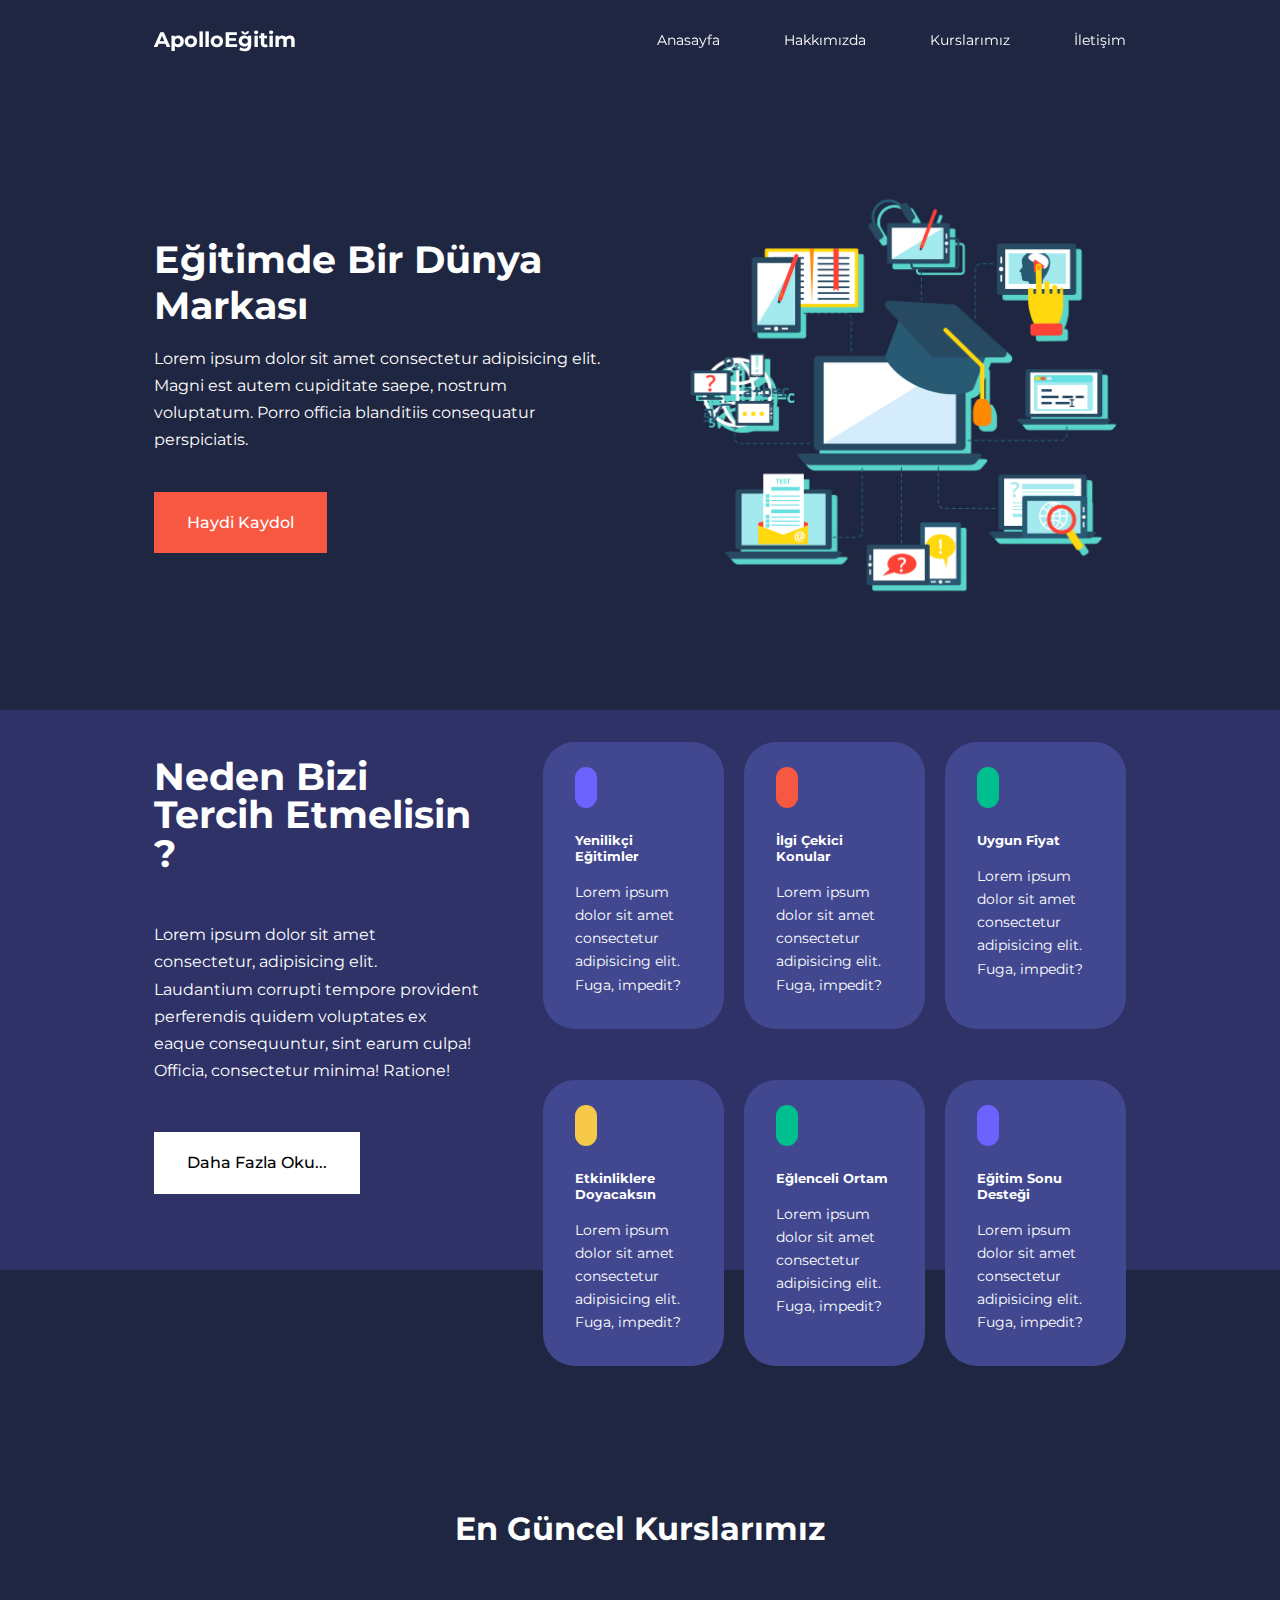
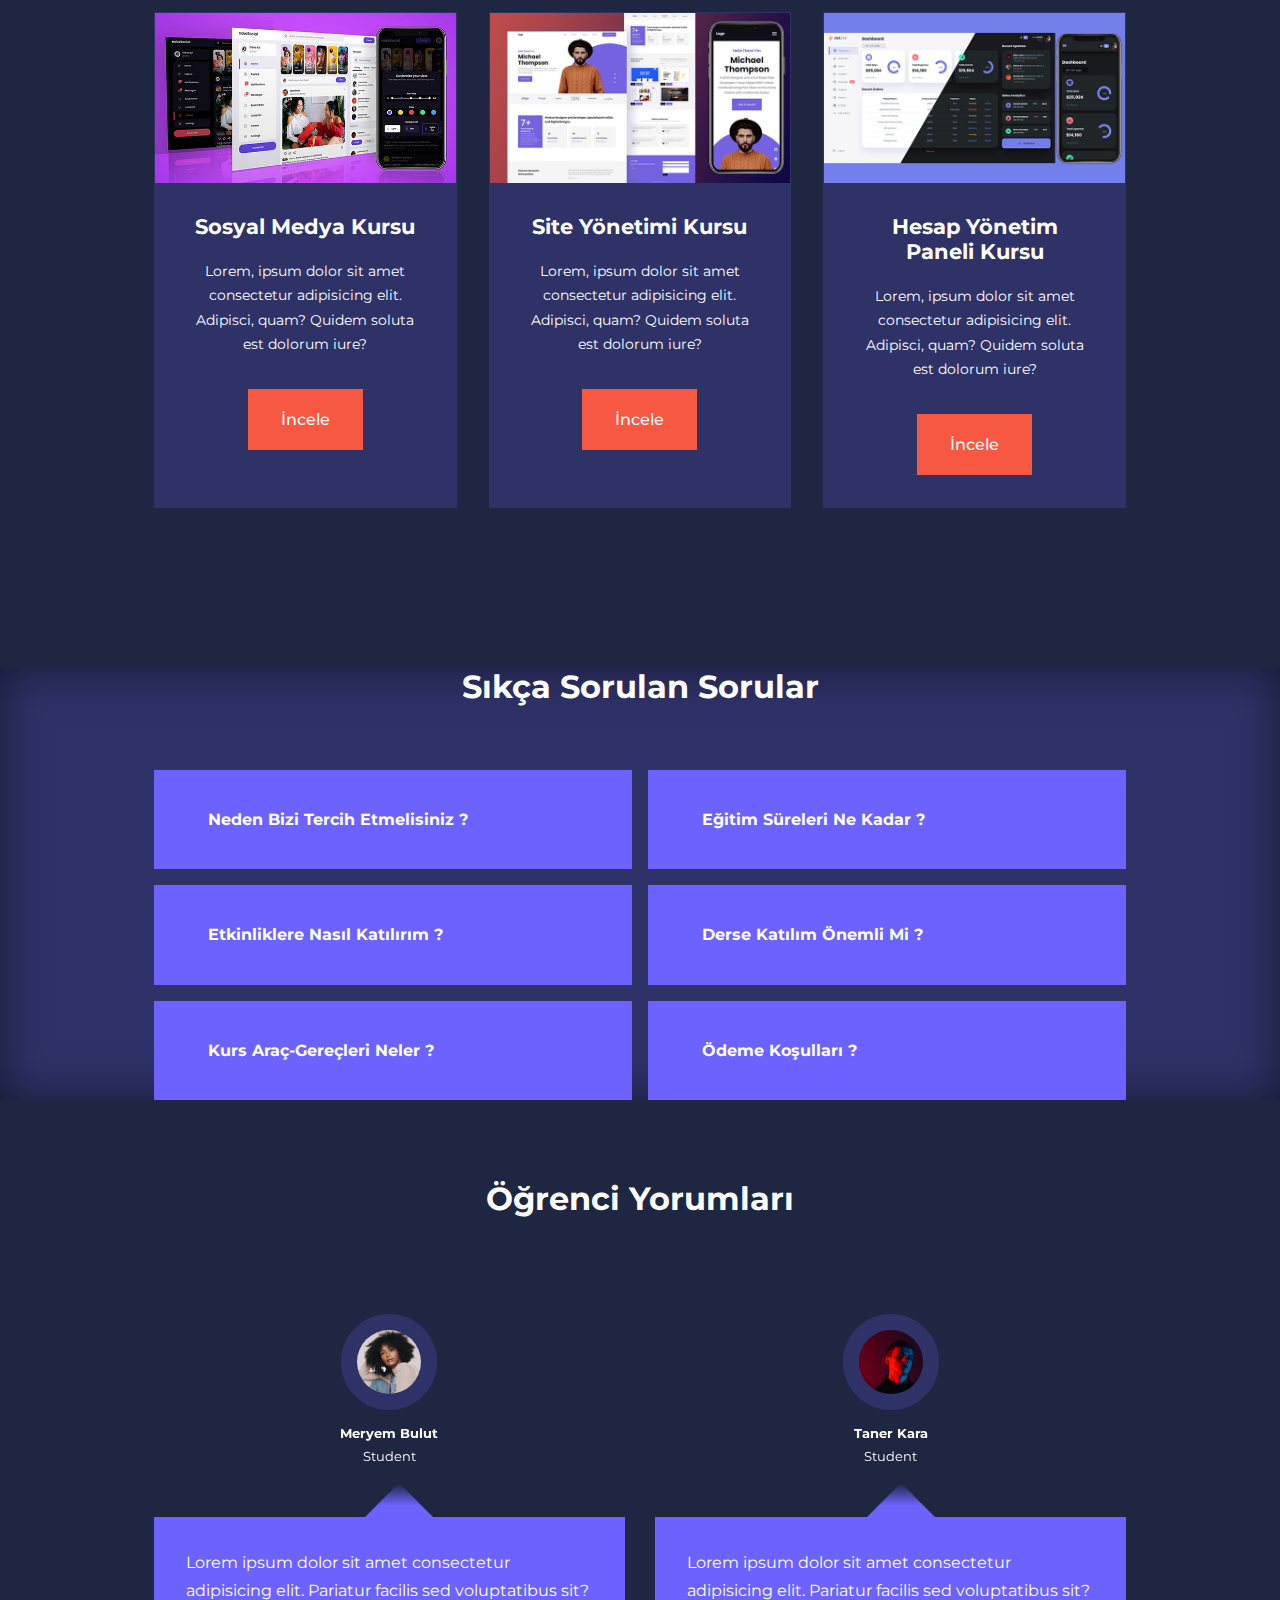
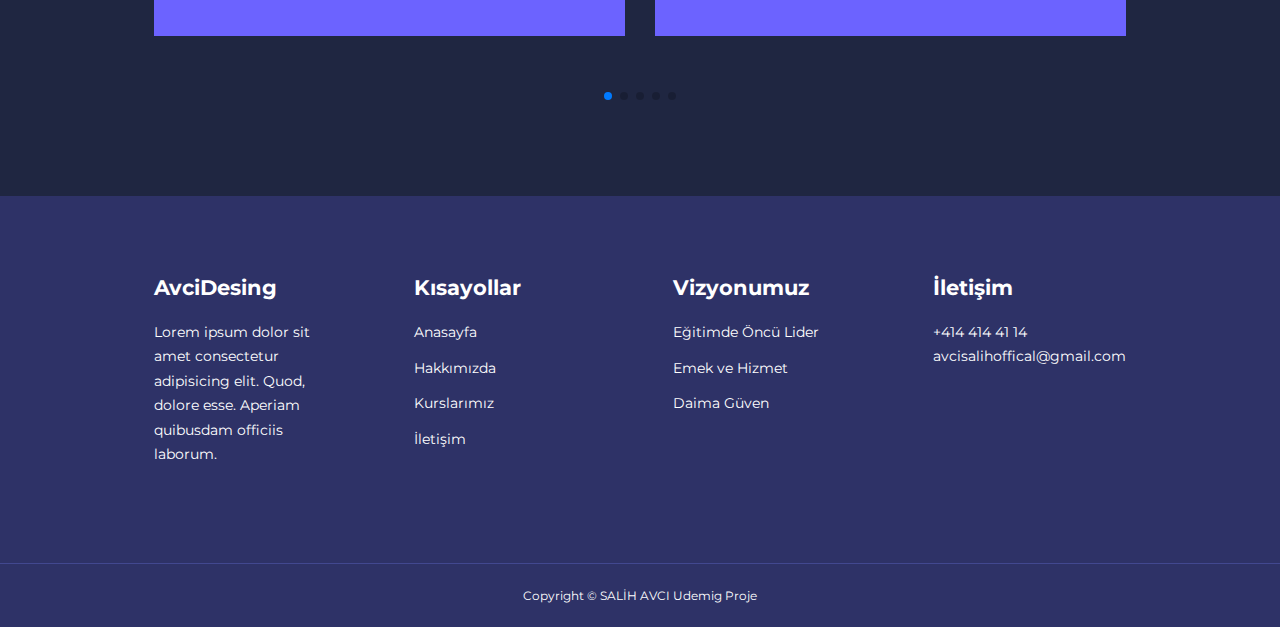
<file: index.html>
<!DOCTYPE html>
<html lang="en">
  <head>
    <meta charset="UTF-8" />
    <meta name="viewport" content="width=device-width, initial-scale=1.0" />
    <title>Apollo Eğitim Kurumları</title>
    <link rel="stylesheet" href="css/style.css" />
    <link rel="stylesheet" href="css/about.css" />
    <!-- font-awesome cdn -->
    <link
      rel="stylesheet"
      href="https://cdnjs.cloudflare.com/ajax/libs/font-awesome/6.4.2/css/all.min.css"
      integrity="sha512-z3gLpd7yknf1YoNbCzqRKc4qyor8gaKU1qmn+CShxbuBusANI9QpRohGBreCFkKxLhei6S9CQXFEbbKuqLg0DA=="
      crossorigin="anonymous"
      referrerpolicy="no-referrer"
    />

    <!-- goole fonts -->
    <link rel="preconnect" href="https://fonts.googleapis.com" />
    <link rel="preconnect" href="https://fonts.gstatic.com" crossorigin />
    <link
      href="https://fonts.googleapis.com/css2?family=Montserrat:wght@100;200;300;400;500;600;700;800;900&family=Nunito:wght@200;300;400;500;600&display=swap"
      rel="stylesheet"
    />

    <!-- swipper js -->
    <link
      rel="stylesheet"
      href="https://cdn.jsdelivr.net/npm/swiper@11/swiper-bundle.min.css"
    />

    <style>
      body {
        background-image: url(images/background\ texture.psd);
      }
    </style>
  </head>
  <body>
    <!-- NAVBAR -->
    <nav>
      <div class="container nav__container">
        <a href="index.html"><h4>ApolloEğitim</h4></a>
        <ul class="nav__menu">
          <li><a href="index.html">Anasayfa</a></li>
          <li><a href="about.html">Hakkımızda</a></li>
          <li><a href="courses.html">Kurslarımız</a></li>
          <li><a href="contact.html">İletişim</a></li>
        </ul>
        <button id="open-menu-btn"><i class="fa-solid fa-bars"></i></button>
        <button id="close-menu-btn"><i class="fa-solid fa-xmark"></i></button>
      </div>
    </nav>

    <!-- HEADER -->

    <header>
      <div class="container header__container">
        <div class="header__left">
          <h1>Eğitimde Bir Dünya Markası</h1>
          <p>
            Lorem ipsum dolor sit amet consectetur adipisicing elit. Magni est
            autem cupiditate saepe, nostrum voluptatum. Porro officia blanditiis
            consequatur perspiciatis.
          </p>
          <a href="courses.html" class="btn btn-primary">Haydi Kaydol</a>
        </div>

        <div class="header__right">
          <div class="header__right-image">
            <img src="images/header.png" />
          </div>
        </div>
      </div>
    </header>

    <section class="categories">
      <div class="container categories__container">
        <div class="categories__left">
          <h1>Neden Bizi Tercih Etmelisin ?</h1>
          <p>
            Lorem ipsum dolor sit amet consectetur, adipisicing elit. Laudantium
            corrupti tempore provident perferendis quidem voluptates ex eaque
            consequuntur, sint earum culpa! Officia, consectetur minima!
            Ratione!
          </p>
          <a href="#" class="btn">Daha Fazla Oku...</a>
        </div>

        <div class="categories__right">
          <article class="category">
            <span class="category__icon"
              ><i class="fa-brands fa-bitcoin"></i
            ></span>
            <h5>Yenilikçi Eğitimler</h5>
            <p>
              Lorem ipsum dolor sit amet consectetur adipisicing elit. Fuga,
              impedit?
            </p>
          </article>

          <article class="category">
            <span class="category__icon"
              ><i class="fa-solid fa-palette"></i
            ></span>
            <h5>İlgi Çekici Konular</h5>
            <p>
              Lorem ipsum dolor sit amet consectetur adipisicing elit. Fuga,
              impedit?
            </p>
          </article>

          <article class="category">
            <span class="category__icon"
              ><i class="fa-solid fa-coins"></i
            ></span>
            <h5>Uygun Fiyat</h5>
            <p>
              Lorem ipsum dolor sit amet consectetur adipisicing elit. Fuga,
              impedit?
            </p>
          </article>

          <article class="category">
            <span class="category__icon"
              ><i class="fa-solid fa-bullhorn"></i
            ></span>
            <h5>Etkinliklere Doyacaksın</h5>
            <p>
              Lorem ipsum dolor sit amet consectetur adipisicing elit. Fuga,
              impedit?
            </p>
          </article>

          <article class="category">
            <span class="category__icon"
              ><i class="fa-solid fa-music"></i
            ></span>
            <h5>Eğlenceli Ortam</h5>
            <p>
              Lorem ipsum dolor sit amet consectetur adipisicing elit. Fuga,
              impedit?
            </p>
          </article>

          <article class="category">
            <span class="category__icon"
              ><i class="fa-solid fa-puzzle-piece"></i
            ></span>
            <h5>Eğitim Sonu Desteği</h5>
            <p>
              Lorem ipsum dolor sit amet consectetur adipisicing elit. Fuga,
              impedit?
            </p>
          </article>
        </div>
      </div>
    </section>

    <!-- Courses  -->
    <section class="courses">
      <h2>En Güncel Kurslarımız</h2>
      <div class="container courses__container">
        <article class="course">
          <div class="course__image">
            <img src="images/course1.jpg" />
          </div>
          <div class="course__info">
            <h4>Sosyal Medya Kursu</h4>
            <p>
              Lorem, ipsum dolor sit amet consectetur adipisicing elit.
              Adipisci, quam? Quidem soluta est dolorum iure?
            </p>
            <a href="courses.html" class="btn btn-primary"> İncele</a>
          </div>
        </article>

        <article class="course">
          <div class="course__image">
            <img src="images/course2.jpg" />
          </div>
          <div class="course__info">
            <h4>Site Yönetimi Kursu</h4>
            <p>
              Lorem, ipsum dolor sit amet consectetur adipisicing elit.
              Adipisci, quam? Quidem soluta est dolorum iure?
            </p>
            <a href="courses.html" class="btn btn-primary"> İncele</a>
          </div>
        </article>

        <article class="course">
          <div class="course__image">
            <img src="images/course3.jpg" />
          </div>
          <div class="course__info">
            <h4>Hesap Yönetim Paneli Kursu</h4>
            <p>
              Lorem, ipsum dolor sit amet consectetur adipisicing elit.
              Adipisci, quam? Quidem soluta est dolorum iure?
            </p>
            <a href="courses.html" class="btn btn-primary">İncele</a>
          </div>
        </article>
      </div>
    </section>

    <!-- SSS -->
    <section class="faqs">
      <h2>Sıkça Sorulan Sorular</h2>
      <div class="container faqs__container">
        <article class="faq">
          <div class="faq__icon"><i class="fa-solid fa-plus"></i></div>
          <div class="question__answer">
            <h4>Neden Bizi Tercih Etmelisiniz ?</h4>
            <p>
              Lorem ipsum dolor sit amet consectetur adipisicing elit. Earum
              ratione voluptatem laboriosam dicta molestias quo delectus
              temporibus quidem enim, illo exercitationem ad corporis deserunt
              commodi.
            </p>
          </div>
        </article>

        <article class="faq">
          <div class="faq__icon"><i class="fa-solid fa-plus"></i></div>
          <div class="question__answer">
            <h4>Eğitim Süreleri Ne Kadar ?</h4>
            <p>
              Lorem ipsum dolor sit amet consectetur adipisicing elit. Earum
              ratione voluptatem laboriosam dicta molestias quo delectus
              temporibus quidem enim, illo exercitationem ad corporis deserunt
              commodi.
            </p>
          </div>
        </article>

        <article class="faq">
          <div class="faq__icon"><i class="fa-solid fa-plus"></i></div>
          <div class="question__answer">
            <h4>Etkinliklere Nasıl Katılırım ?</h4>
            <p>
              Lorem ipsum dolor sit amet consectetur adipisicing elit. Earum
              ratione voluptatem laboriosam dicta molestias quo delectus
              temporibus quidem enim, illo exercitationem ad corporis deserunt
              commodi.
            </p>
          </div>
        </article>

        <article class="faq">
          <div class="faq__icon"><i class="fa-solid fa-plus"></i></div>
          <div class="question__answer">
            <h4>Derse Katılım Önemli Mi ?</h4>
            <p>
              Lorem ipsum dolor sit amet consectetur adipisicing elit. Earum
              ratione voluptatem laboriosam dicta molestias quo delectus
              temporibus quidem enim, illo exercitationem ad corporis deserunt
              commodi.
            </p>
          </div>
        </article>

        <article class="faq">
          <div class="faq__icon"><i class="fa-solid fa-plus"></i></div>
          <div class="question__answer">
            <h4>Kurs Araç-Gereçleri Neler ?</h4>
            <p>
              Lorem ipsum dolor sit amet consectetur adipisicing elit. Earum
              ratione voluptatem laboriosam dicta molestias quo delectus
              temporibus quidem enim, illo exercitationem ad corporis deserunt
              commodi.
            </p>
          </div>
        </article>

        <article class="faq">
          <div class="faq__icon"><i class="fa-solid fa-plus"></i></div>
          <div class="question__answer">
            <h4>Ödeme Koşulları ?</h4>
            <p>
              Lorem ipsum dolor sit amet consectetur adipisicing elit. Earum
              ratione voluptatem laboriosam dicta molestias quo delectus
              temporibus quidem enim, illo exercitationem ad corporis deserunt
              commodi.
            </p>
          </div>
        </article>

        
      </div>
    </section>

    <!-- testemonials -->

    <section class="container testimonials__container mySwiper">
      <h2>Öğrenci Yorumları</h2>
      <div class="swiper-wrapper">
        <article class="testimonial swiper-slide">
          <div class="avatar">
            <img src="images/avatar1.jpg" />
          </div>
          <div class="testimonial__info">
            <h5>Meryem Bulut</h5>
            <small>Student</small>
          </div>
          <div class="testimonial__body">
            <p>
              Lorem ipsum dolor sit amet consectetur adipisicing elit. Pariatur
              facilis sed voluptatibus sit?
            </p>
          </div>
        </article>
        <article class="testimonial swiper-slide">
          <div class="avatar">
            <img src="images/avatar2.jpg" />
          </div>
          <div class="testimonial__info">
            <h5>Taner Kara</h5>
            <small>Student</small>
          </div>
          <div class="testimonial__body">
            <p>
              Lorem ipsum dolor sit amet consectetur adipisicing elit. Pariatur
              facilis sed voluptatibus sit?
            </p>
          </div>
        </article>
        <article class="testimonial swiper-slide">
          <div class="avatar">
            <img src="images/avatar3.jpg" />
          </div>
          <div class="testimonial__info">
            <h5>Seda Ak</h5>
            <small>Student</small>
          </div>
          <div class="testimonial__body">
            <p>
              Lorem ipsum dolor sit amet consectetur adipisicing elit. Pariatur
              facilis sed voluptatibus sit?
            </p>
          </div>
        </article>
        <article class="testimonial swiper-slide">
          <div class="avatar">
            <img src="images/avatar4.jpg" />
          </div>
          <div class="testimonial__info">
            <h5>Gülben Were</h5>
            <small>Student</small>
          </div>
          <div class="testimonial__body">
            <p>
              Lorem ipsum dolor sit amet consectetur adipisicing elit. Pariatur
              facilis sed voluptatibus sit?
            </p>
          </div>
        </article>
        <article class="testimonial swiper-slide">
          <div class="avatar">
            <img src="images/avatar5.jpg" />
          </div>
          <div class="testimonial__info">
            <h5>Gülbahar Reyhan</h5>
            <small>Student</small>
          </div>
          <div class="testimonial__body">
            <p>
              Lorem ipsum dolor sit amet consectetur adipisicing elit. Pariatur
              facilis sed voluptatibus sit?
            </p>
          </div>
        </article>
        <article class="testimonial swiper-slide">
          <div class="avatar">
            <img src="images/avatar6.jpg" />
          </div>
          <div class="testimonial__info">
            <h5>Hatice Erkan</h5>
            <small>Student</small>
          </div>
          <div class="testimonial__body">
            <p>
              Lorem ipsum dolor sit amet consectetur adipisicing elit. Pariatur
              facilis sed voluptatibus sit?
            </p>
          </div>
        </article>
      </div>
      <div class="swiper-pagination"></div>
    </section>

    <!-- footer -->

    <footer>
      <div class="container footer__container">
        <div class="footer__1">
          <a href="index.html" class="footer__logo"><h4>AvciDesing</h4></a>
          <p>
            Lorem ipsum dolor sit amet consectetur adipisicing elit. Quod,
            dolore esse. Aperiam quibusdam officiis laborum.
          </p>
        </div>
        <div class="footer__2">
          <h4>Kısayollar</h4>
          <ul class="permalinks">
            <li><a href="index.html">Anasayfa</a></li>
            <li><a href="about.html">Hakkımızda</a></li>
            <li><a href="courses.html">Kurslarımız</a></li>
            <li><a href="contact.html">İletişim</a></li>
          </ul>
        </div>
        <div class="footer__3">
          <h4>Vizyonumuz</h4>
          <ul class="privacy">
            <li><a href="#">Eğitimde Öncü Lider</a></li>
            <li><a href="#">Emek ve Hizmet</a></li>
            <li><a href="#">Daima Güven</a></li>
          </ul>
        </div>
        <div class="footer__4">
          <h4>İletişim</h4>
          <div>
            <p>+414 414 41 14</p>
            <p>avcisalihoffical@gmail.com</p>
          </div>
          <ul class="footer__socials">
            <li>
              <a href="#"><i class="fa-brands fa-linkedin"></i></a>
            </li>
            <li>
              <a href="#"><i class="fa-brands fa-instagram"></i></a>
            </li>
            <li>
              <a href="#"><i class="fa-brands fa-twitter"></i></a>
            </li>
            <li>
              <a href="#"><i class="fa-brands fa-github"></i></a>
            </li>
          </ul>
        </div>
      </div>
      <div class="footer__copyright">
        <small>Copyright &copy; SALİH AVCI Udemig Proje</small>
      </div>
    </footer>

    <script src="https://cdn.jsdelivr.net/npm/swiper@11/swiper-bundle.min.js"></script>
    <script src="main.js"></script>

    <script>
      var swiper = new Swiper(".mySwiper", {
        slidesPerView: 1,
        spaceBetween: 30,
        pagination: {
          el: ".swiper-pagination",
          clickable: true,
        },
        // when window width is 600px
        breakpoints: {
          600: {
            slidesPerView: 2,
          },
        },
      });
    </script>
  </body>
</html>
</file>
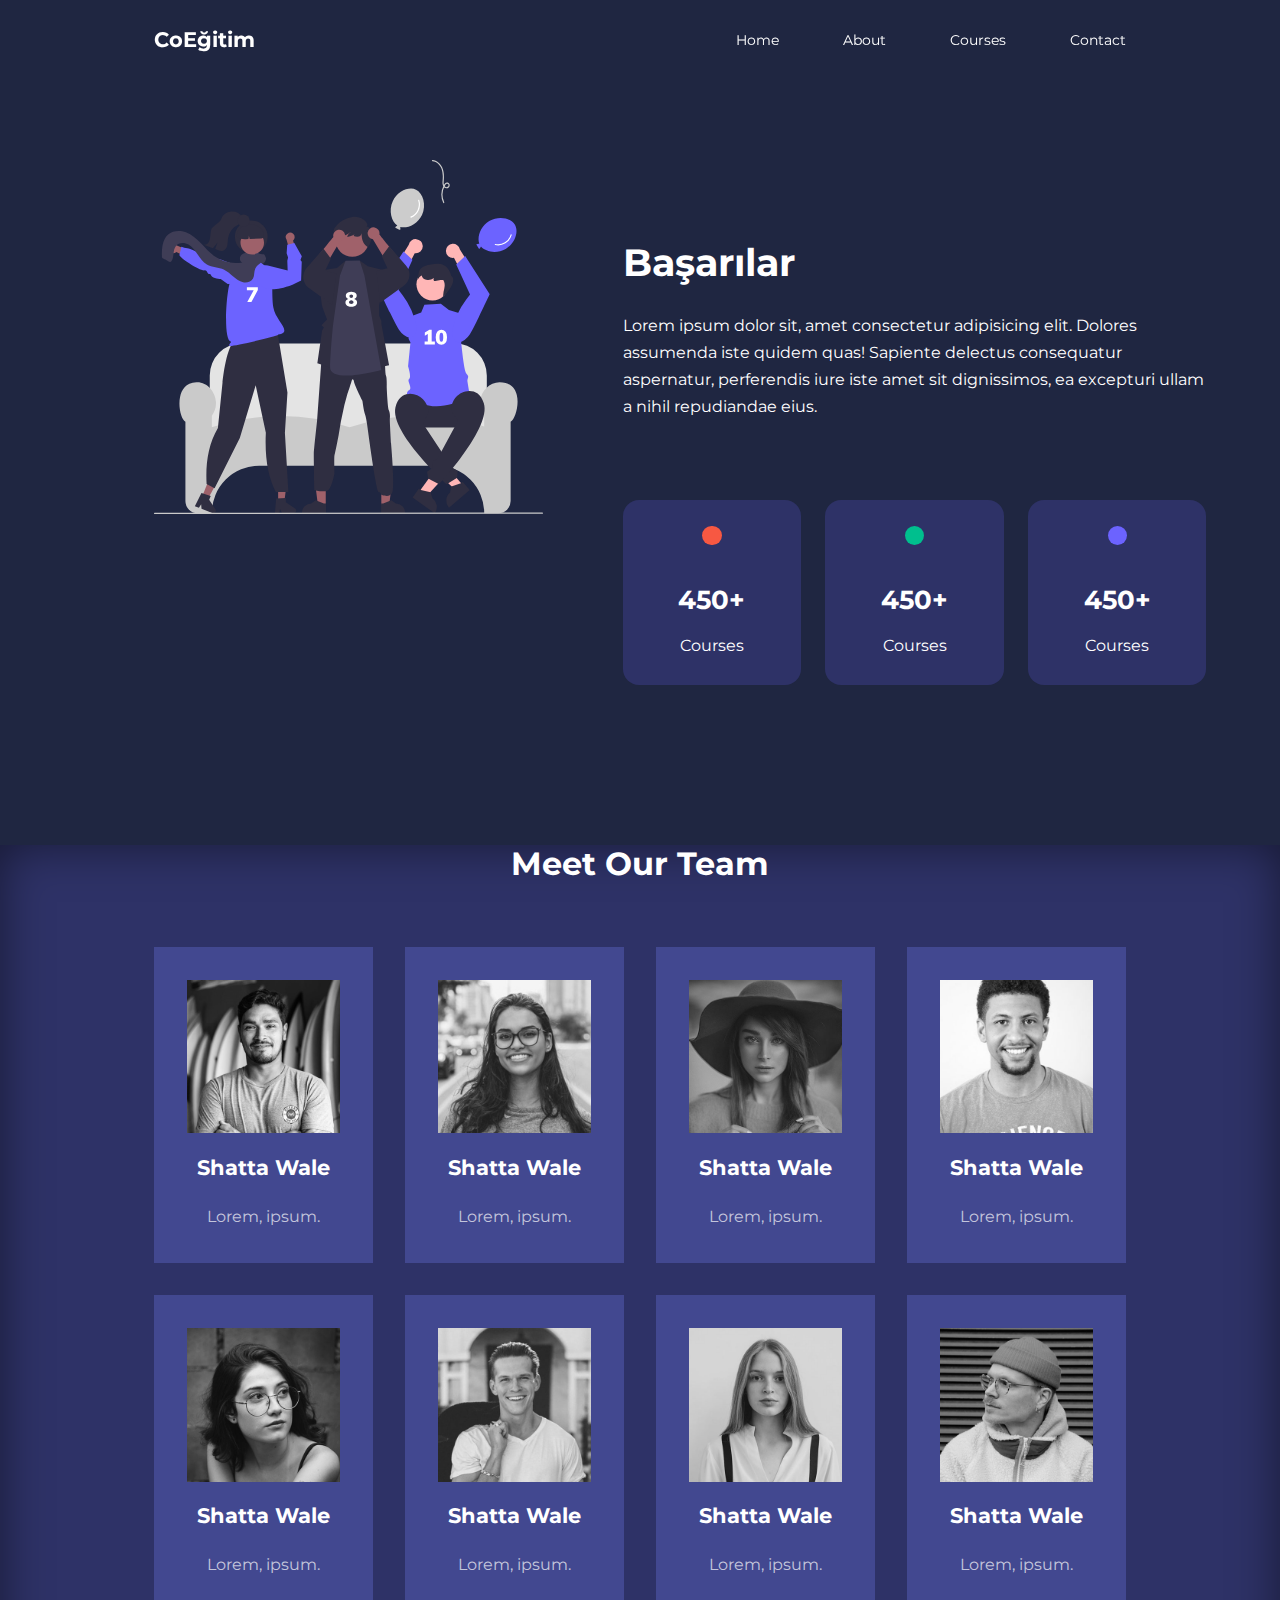
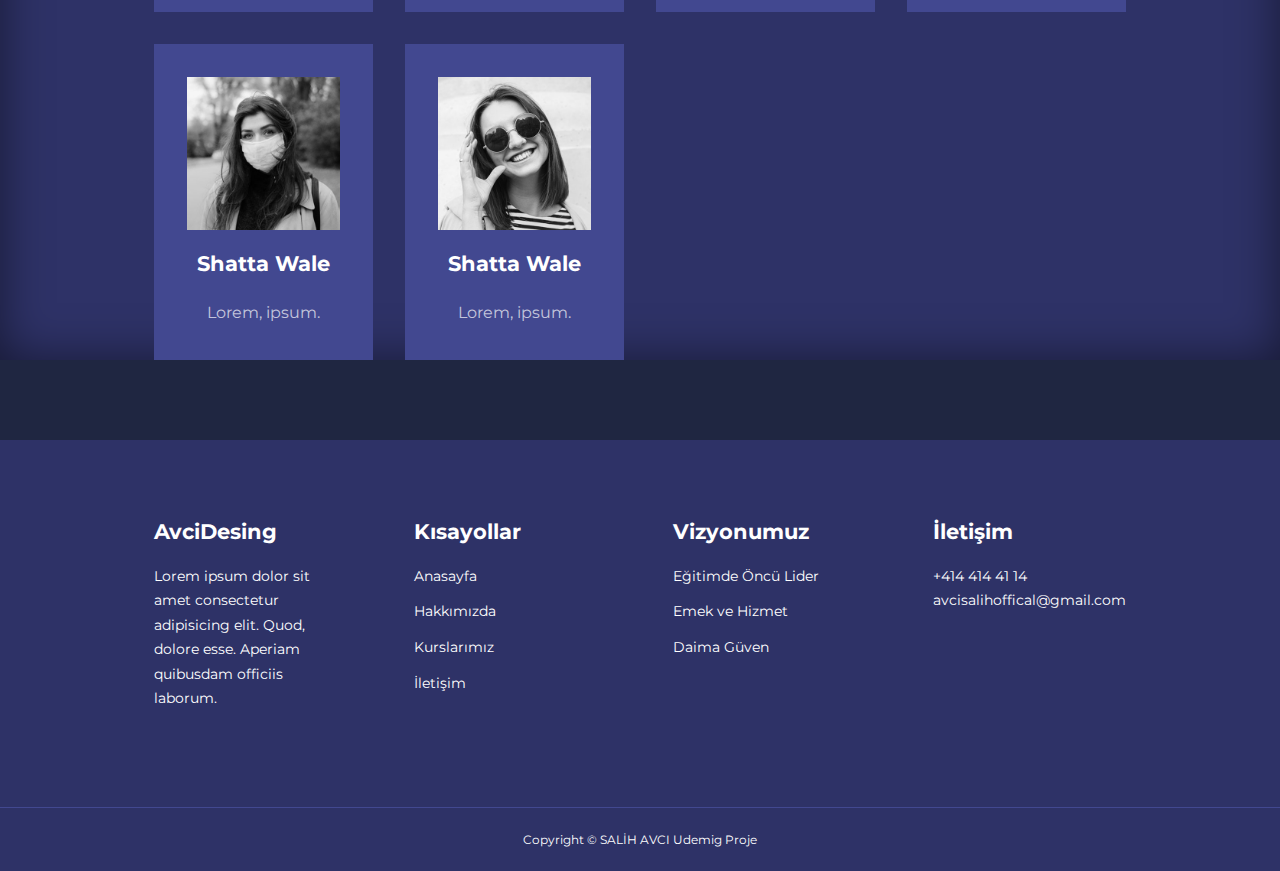
<file: about.html>
<!DOCTYPE html>
<html lang="en">
  <head>
    <meta charset="UTF-8" />
    <meta name="viewport" content="width=device-width, initial-scale=1.0" />
    <title>EğitimCO</title>
    <link rel="stylesheet" href="css/style.css" />
    <link rel="stylesheet" href="css/about.css">
    <!-- font-awesome cdn -->
    <link
      rel="stylesheet"
      href="https://cdnjs.cloudflare.com/ajax/libs/font-awesome/6.4.2/css/all.min.css"
      integrity="sha512-z3gLpd7yknf1YoNbCzqRKc4qyor8gaKU1qmn+CShxbuBusANI9QpRohGBreCFkKxLhei6S9CQXFEbbKuqLg0DA=="
      crossorigin="anonymous"
      referrerpolicy="no-referrer"
    />

    <!-- goole fonts -->
    <link rel="preconnect" href="https://fonts.googleapis.com" />
    <link rel="preconnect" href="https://fonts.gstatic.com" crossorigin />
    <link
      href="https://fonts.googleapis.com/css2?family=Montserrat:wght@100;200;300;400;500;600;700;800;900&family=Nunito:wght@200;300;400;500;600&display=swap"
      rel="stylesheet"
    />


  </head>
  <body>
    <!-- NAVBAR -->
    <nav>
      <div class="container nav__container">
        <a href="index.html"><h4>CoEğitim</h4></a>
        <ul class="nav__menu">
          <li><a href="index.html">Home</a></li>
          <li><a href="about.html">About</a></li>
          <li><a href="courses.html">Courses</a></li>
          <li><a href="contact.html">Contact</a></li>
        </ul>
        <button id="open-menu-btn"><i class="fa-solid fa-bars"></i></button>
        <button id="close-menu-btn"><i class="fa-solid fa-xmark"></i></button>
      </div>
    </nav>
<!-- achievements -->

    <section class="about__achievements">
        <div class="container about__achievements-container">
            <div class="about__achievements-left">
                <img src="images/about achievements.svg">
            </div>

            <div class="about__achievements-right">
                <h1>Başarılar</h1>
                <p>Lorem ipsum dolor sit, amet consectetur adipisicing elit. Dolores assumenda iste quidem quas! Sapiente delectus consequatur aspernatur, perferendis iure iste amet sit dignissimos, ea excepturi ullam a nihil repudiandae eius.</p>
                <div class="achievements__cards">
                    <article class="achievement__card">
                        <span class="achievement__icon">
                            <i class="fa-solid fa-video"></i>
                        </span>
                        <h3>450+</h3>
                        <p>Courses</p>
                    </article>
                    <article class="achievement__card">
                        <span class="achievement__icon">
                            <i class="fa-solid fa-users"></i>
                        </span>
                        <h3>450+</h3>
                        <p>Courses</p>
                    </article>
                    <article class="achievement__card">
                        <span class="achievement__icon">
                            <i class="fa-solid fa-brain"></i>
                        </span>
                        <h3>450+</h3>
                        <p>Courses</p>
                    </article>
                </div>
            </div>
        </div>
    </section>

    <!--  team-->

    <section class="team">
        <h2>Meet Our Team</h2>
        <div class="container team__container">
            <article class="team__member">
                <div class="team__member-image">
                    <img src="images/tm1.jpg">
                </div>
                <div class="team__member-info">
                    <h4>Shatta Wale</h4>
                    <p>Lorem, ipsum.</p>
                </div>
                <div class="team__member-socials">
                    <a href="https://www.instagram.com" target="_blank"><i class="fa-brands fa-instagram"></i></a>
                    <a href="https://www.facebook.com" target="_blank"><i class="fa-brands fa-facebook"></i></a>
                    <a href="https://www.twitter.com" target="_blank"><i class="fa-brands fa-twitter"></i></a>
                </div>
            </article>

            <article class="team__member">
                <div class="team__member-image">
                    <img src="images/tm2.jpg">
                </div>
                <div class="team__member-info">
                    <h4>Shatta Wale</h4>
                    <p>Lorem, ipsum.</p>
                </div>
                <div class="team__member-socials">
                    <a href="https://www.instagram.com" target="_blank"><i class="fa-brands fa-instagram"></i></a>
                    <a href="https://www.facebook.com" target="_blank"><i class="fa-brands fa-facebook"></i></a>
                    <a href="https://www.twitter.com" target="_blank"><i class="fa-brands fa-twitter"></i></a>
                </div>
            </article>

            <article class="team__member">
                <div class="team__member-image">
                    <img src="images/tm3.jpg">
                </div>
                <div class="team__member-info">
                    <h4>Shatta Wale</h4>
                    <p>Lorem, ipsum.</p>
                </div>
                <div class="team__member-socials">
                    <a href="https://www.instagram.com" target="_blank"><i class="fa-brands fa-instagram"></i></a>
                    <a href="https://www.facebook.com" target="_blank"><i class="fa-brands fa-facebook"></i></a>
                    <a href="https://www.twitter.com" target="_blank"><i class="fa-brands fa-twitter"></i></a>
                </div>
            </article>

            <article class="team__member">
                <div class="team__member-image">
                    <img src="images/tm4.jpg">
                </div>
                <div class="team__member-info">
                    <h4>Shatta Wale</h4>
                    <p>Lorem, ipsum.</p>
                </div>
                <div class="team__member-socials">
                    <a href="https://www.instagram.com" target="_blank"><i class="fa-brands fa-instagram"></i></a>
                    <a href="https://www.facebook.com" target="_blank"><i class="fa-brands fa-facebook"></i></a>
                    <a href="https://www.twitter.com" target="_blank"><i class="fa-brands fa-twitter"></i></a>
                </div>
            </article>

            <article class="team__member">
                <div class="team__member-image">
                    <img src="images/tm5.jpg">
                </div>
                <div class="team__member-info">
                    <h4>Shatta Wale</h4>
                    <p>Lorem, ipsum.</p>
                </div>
                <div class="team__member-socials">
                    <a href="https://www.instagram.com" target="_blank"><i class="fa-brands fa-instagram"></i></a>
                    <a href="https://www.facebook.com" target="_blank"><i class="fa-brands fa-facebook"></i></a>
                    <a href="https://www.twitter.com" target="_blank"><i class="fa-brands fa-twitter"></i></a>
                </div>
            </article>

            <article class="team__member">
                <div class="team__member-image">
                    <img src="images/tm6.jpg">
                </div>
                <div class="team__member-info">
                    <h4>Shatta Wale</h4>
                    <p>Lorem, ipsum.</p>
                </div>
                <div class="team__member-socials">
                    <a href="https://www.instagram.com" target="_blank"><i class="fa-brands fa-instagram"></i></a>
                    <a href="https://www.facebook.com" target="_blank"><i class="fa-brands fa-facebook"></i></a>
                    <a href="https://www.twitter.com" target="_blank"><i class="fa-brands fa-twitter"></i></a>
                </div>
            </article>

            <article class="team__member">
                <div class="team__member-image">
                    <img src="images/tm7.jpg">
                </div>
                <div class="team__member-info">
                    <h4>Shatta Wale</h4>
                    <p>Lorem, ipsum.</p>
                </div>
                <div class="team__member-socials">
                    <a href="https://www.instagram.com" target="_blank"><i class="fa-brands fa-instagram"></i></a>
                    <a href="https://www.facebook.com" target="_blank"><i class="fa-brands fa-facebook"></i></a>
                    <a href="https://www.twitter.com" target="_blank"><i class="fa-brands fa-twitter"></i></a>
                </div>
            </article>

            <article class="team__member">
                <div class="team__member-image">
                    <img src="images/tm8.jpg">
                </div>
                <div class="team__member-info">
                    <h4>Shatta Wale</h4>
                    <p>Lorem, ipsum.</p>
                </div>
                <div class="team__member-socials">
                    <a href="https://www.instagram.com" target="_blank"><i class="fa-brands fa-instagram"></i></a>
                    <a href="https://www.facebook.com" target="_blank"><i class="fa-brands fa-facebook"></i></a>
                    <a href="https://www.twitter.com" target="_blank"><i class="fa-brands fa-twitter"></i></a>
                </div>
            </article>

            <article class="team__member">
                <div class="team__member-image">
                    <img src="images/tm9.jpg">
                </div>
                <div class="team__member-info">
                    <h4>Shatta Wale</h4>
                    <p>Lorem, ipsum.</p>
                </div>
                <div class="team__member-socials">
                    <a href="https://www.instagram.com" target="_blank"><i class="fa-brands fa-instagram"></i></a>
                    <a href="https://www.facebook.com" target="_blank"><i class="fa-brands fa-facebook"></i></a>
                    <a href="https://www.twitter.com" target="_blank"><i class="fa-brands fa-twitter"></i></a>
                </div>
            </article>

            <article class="team__member">
                <div class="team__member-image">
                    <img src="images/tm10.jpg">
                </div>
                <div class="team__member-info">
                    <h4>Shatta Wale</h4>
                    <p>Lorem, ipsum.</p>
                </div>
                <div class="team__member-socials">
                    <a href="https://www.instagram.com" target="_blank"><i class="fa-brands fa-instagram"></i></a>
                    <a href="https://www.facebook.com" target="_blank"><i class="fa-brands fa-facebook"></i></a>
                    <a href="https://www.twitter.com" target="_blank"><i class="fa-brands fa-twitter"></i></a>
                </div>
            </article>

            <!--  -->

        </div>
    </section>



    <footer>
        <div class="container footer__container">
          <div class="footer__1">
            <a href="index.html" class="footer__logo"><h4>AvciDesing</h4></a>
            <p>
              Lorem ipsum dolor sit amet consectetur adipisicing elit. Quod,
              dolore esse. Aperiam quibusdam officiis laborum.
            </p>
          </div>
          <div class="footer__2">
            <h4>Kısayollar</h4>
            <ul class="permalinks">
              <li><a href="index.html">Anasayfa</a></li>
              <li><a href="about.html">Hakkımızda</a></li>
              <li><a href="courses.html">Kurslarımız</a></li>
              <li><a href="contact.html">İletişim</a></li>
            </ul>
          </div>
          <div class="footer__3">
            <h4>Vizyonumuz</h4>
            <ul class="privacy">
              <li><a href="#">Eğitimde Öncü Lider</a></li>
              <li><a href="#">Emek ve Hizmet</a></li>
              <li><a href="#">Daima Güven</a></li>
            </ul>
          </div>
          <div class="footer__4">
            <h4>İletişim</h4>
            <div>
              <p>+414 414 41 14</p>
              <p>avcisalihoffical@gmail.com</p>
            </div>
            <ul class="footer__socials">
              <li>
                <a href="#"><i class="fa-brands fa-linkedin"></i></a>
              </li>
              <li>
                <a href="#"><i class="fa-brands fa-instagram"></i></a>
              </li>
              <li>
                <a href="#"><i class="fa-brands fa-twitter"></i></a>
              </li>
              <li>
                <a href="#"><i class="fa-brands fa-github"></i></a>
              </li>
            </ul>
          </div>
        </div>
        <div class="footer__copyright">
          <small>Copyright &copy; SALİH AVCI Udemig Proje</small>
        </div>
      </footer>


        <script src="main.js"></script>
    </body>
  </html>
</file>
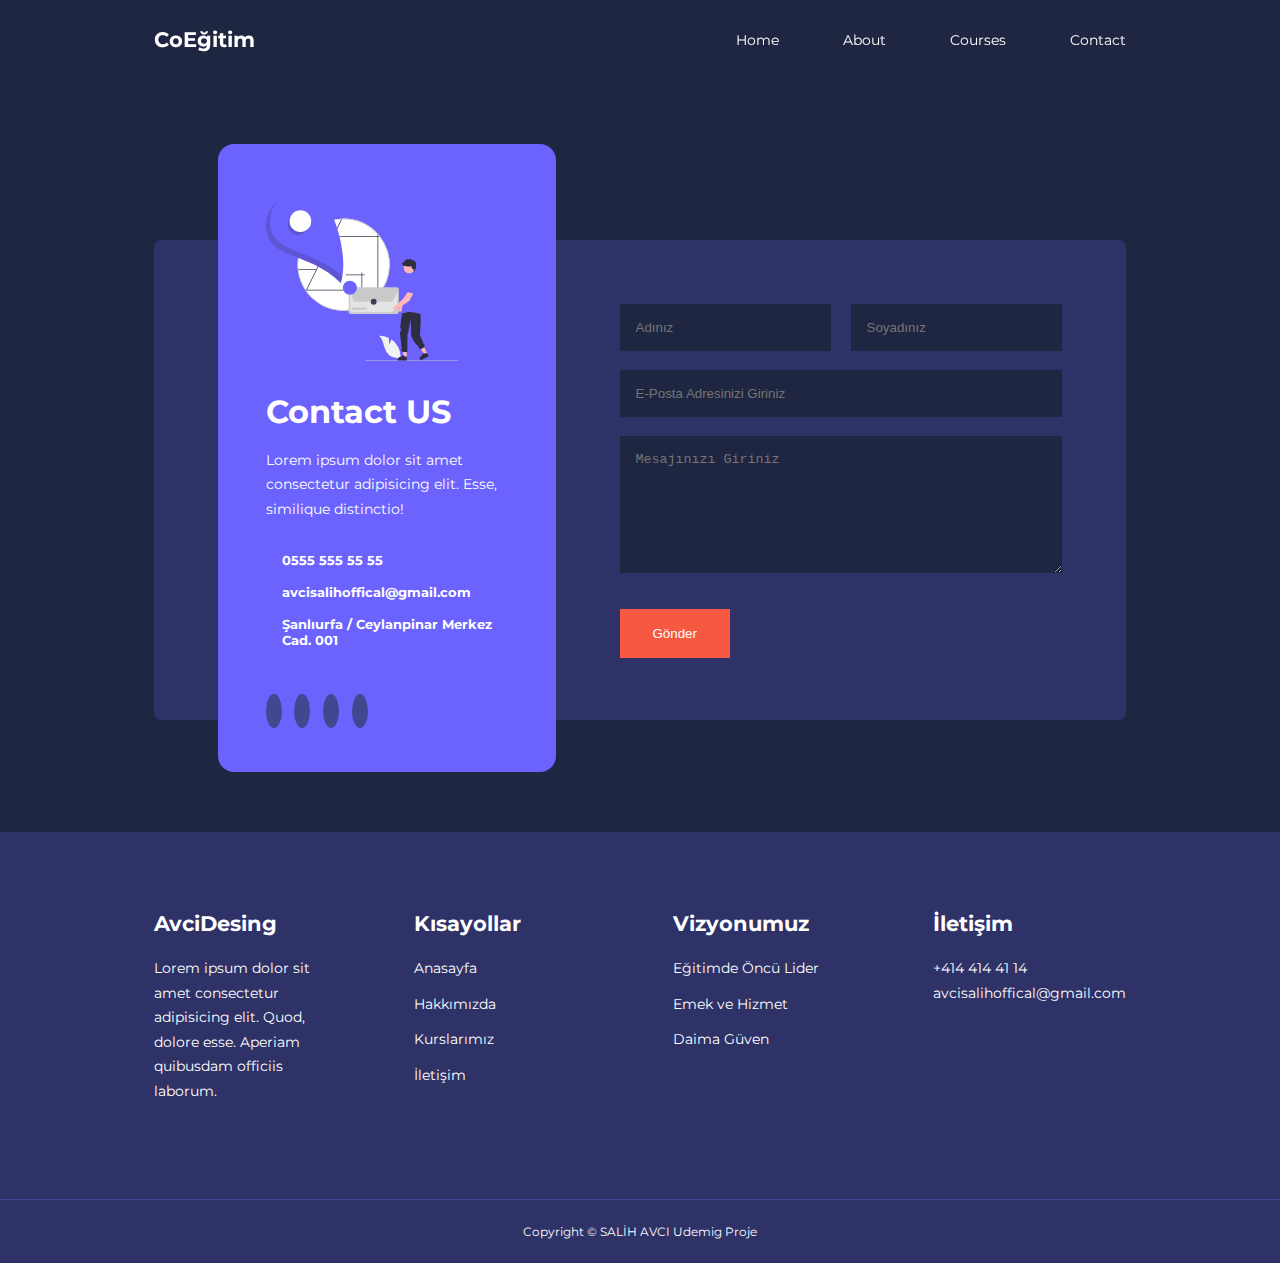
<file: contact.html>
<!DOCTYPE html>
<html lang="en">
  <head>
    <meta charset="UTF-8" />
    <meta name="viewport" content="width=device-width, initial-scale=1.0" />
    <title>EğitimCO</title>
    <link rel="stylesheet" href="css/style.css" />
    <link rel="stylesheet" href="css/contact.css" />
    <!-- font-awesome cdn -->
    <link
      rel="stylesheet"
      href="https://cdnjs.cloudflare.com/ajax/libs/font-awesome/6.4.2/css/all.min.css"
      integrity="sha512-z3gLpd7yknf1YoNbCzqRKc4qyor8gaKU1qmn+CShxbuBusANI9QpRohGBreCFkKxLhei6S9CQXFEbbKuqLg0DA=="
      crossorigin="anonymous"
      referrerpolicy="no-referrer"
    />

    <!-- goole fonts -->
    <link rel="preconnect" href="https://fonts.googleapis.com" />
    <link rel="preconnect" href="https://fonts.gstatic.com" crossorigin />
    <link
      href="https://fonts.googleapis.com/css2?family=Montserrat:wght@100;200;300;400;500;600;700;800;900&family=Nunito:wght@200;300;400;500;600&display=swap"
      rel="stylesheet"
    />

    <!-- swipper js -->
    <link
      rel="stylesheet"
      href="https://cdn.jsdelivr.net/npm/swiper@11/swiper-bundle.min.css"
    />
  </head>
  <body>
    <!-- NAVBAR -->
    <nav>
      <div class="container nav__container">
        <a href="index.html"><h4>CoEğitim</h4></a>
        <ul class="nav__menu">
          <li><a href="index.html">Home</a></li>
          <li><a href="about.html">About</a></li>
          <li><a href="courses.html">Courses</a></li>
          <li><a href="contact.html">Contact</a></li>
        </ul>
        <button id="open-menu-btn"><i class="fa-solid fa-bars"></i></button>
        <button id="close-menu-btn"><i class="fa-solid fa-xmark"></i></button>
      </div>
    </nav>

    <!-- Contact -->
    <section class="contact">
      <div class="container contact__container">
        <aside class="contact__aside">
          <div class="aside__image">
            <img src="images/contact.svg" />
          </div>
          <h2>Contact US</h2>
          <p>
            Lorem ipsum dolor sit amet consectetur adipisicing elit. Esse,
            similique distinctio!
          </p>
          <ul class="contact__details">
            <li>
              <i class="fa-solid fa-phone"></i>
              <h5>0555 555 55 55</h5>
            </li>
            <li>
              <i class="fa-regular fa-envelope"></i>
              <h5>avcisalihoffical@gmail.com</h5>
            </li>
            <li>
              <i class="fa-solid fa-map-location-dot"></i>
              <h5>Şanlıurfa / Ceylanpinar Merkez Cad. 001</h5>
            </li>
          </ul>
          <ul class="contact__socials">
            <li>
              <a href="https://www.facebook.com/slhvci/"
                ><i class="fa-brands fa-facebook"></i
              ></a>
            </li>
            <li>
              <a href="https://www.instagram.com/avcisalih1/"
                ><i class="fa-brands fa-instagram"></i
              ></a>
            </li>
            <li>
              <a href="https://twitter.com/avcisalih1"
                ><i class="fa-brands fa-x-twitter"></i
              ></a>
            </li>
            <li>
              <a href="https://www.linkedin.com/in/avcisalih/"
                ><i class="fa-brands fa-linkedin"></i
              ></a>
            </li>
          </ul>
        </aside>

        <form action="https://formspree.io/f/xpzgeqyy" method="POST" class="contact__form">
          <div class="form__name">
            <input
              type="text"
              name="First Name"
              placeholder="Adınız"
              required
            />
            <input
              type="text"
              name="Last Name"
              placeholder="Soyadınız"
              required
            />
          </div>
          <input
            type="email"
            name="Email Address"
            placeholder="E-Posta Adresinizi Giriniz"
            required
          />
          <textarea
            name="Message"
            rows="7"
            placeholder="Mesajınızı Giriniz"
            required
          ></textarea>
          <button type="submit" class="btn btn-primary">Gönder</button>
        </form>
      </div>
    </section>

    <footer>
      <div class="container footer__container">
        <div class="footer__1">
          <a href="index.html" class="footer__logo"><h4>AvciDesing</h4></a>
          <p>
            Lorem ipsum dolor sit amet consectetur adipisicing elit. Quod,
            dolore esse. Aperiam quibusdam officiis laborum.
          </p>
        </div>
        <div class="footer__2">
          <h4>Kısayollar</h4>
          <ul class="permalinks">
            <li><a href="index.html">Anasayfa</a></li>
            <li><a href="about.html">Hakkımızda</a></li>
            <li><a href="courses.html">Kurslarımız</a></li>
            <li><a href="contact.html">İletişim</a></li>
          </ul>
        </div>
        <div class="footer__3">
          <h4>Vizyonumuz</h4>
          <ul class="privacy">
            <li><a href="#">Eğitimde Öncü Lider</a></li>
            <li><a href="#">Emek ve Hizmet</a></li>
            <li><a href="#">Daima Güven</a></li>
          </ul>
        </div>
        <div class="footer__4">
          <h4>İletişim</h4>
          <div>
            <p>+414 414 41 14</p>
            <p>avcisalihoffical@gmail.com</p>
          </div>
          <ul class="footer__socials">
            <li>
              <a href="#"><i class="fa-brands fa-linkedin"></i></a>
            </li>
            <li>
              <a href="#"><i class="fa-brands fa-instagram"></i></a>
            </li>
            <li>
              <a href="#"><i class="fa-brands fa-twitter"></i></a>
            </li>
            <li>
              <a href="#"><i class="fa-brands fa-github"></i></a>
            </li>
          </ul>
        </div>
      </div>
      <div class="footer__copyright">
        <small>Copyright &copy; SALİH AVCI Udemig Proje</small>
      </div>
    </footer>

    <script src="https://cdn.jsdelivr.net/npm/swiper@11/swiper-bundle.min.js"></script>
    <script src="main.js"></script>

    <script>
      var swiper = new Swiper(".mySwiper", {
        slidesPerView: 1,
        spaceBetween: 30,
        pagination: {
          el: ".swiper-pagination",
          clickable: true,
        },
        // when window width is 600px
        breakpoints: {
          600: {
            slidesPerView: 2,
          },
        },
      });
    </script>
  </body>
</html>
</file>
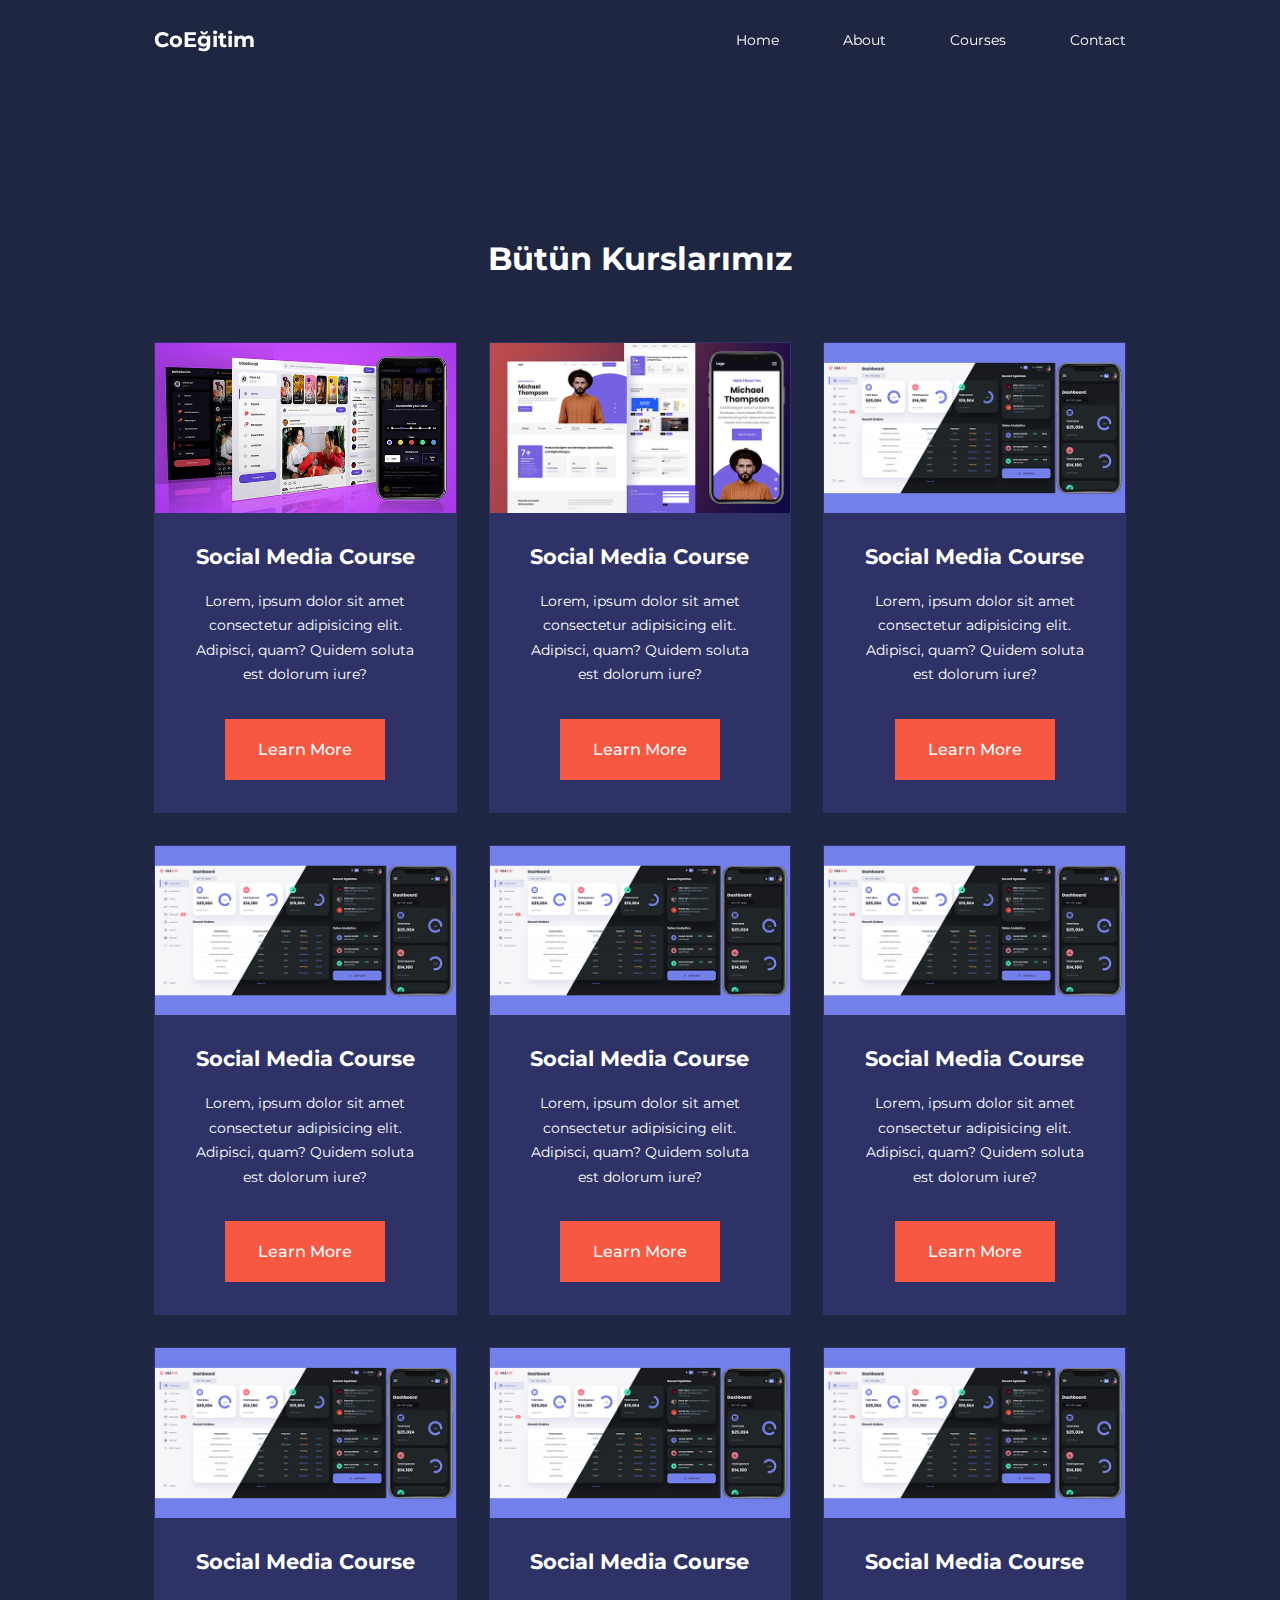
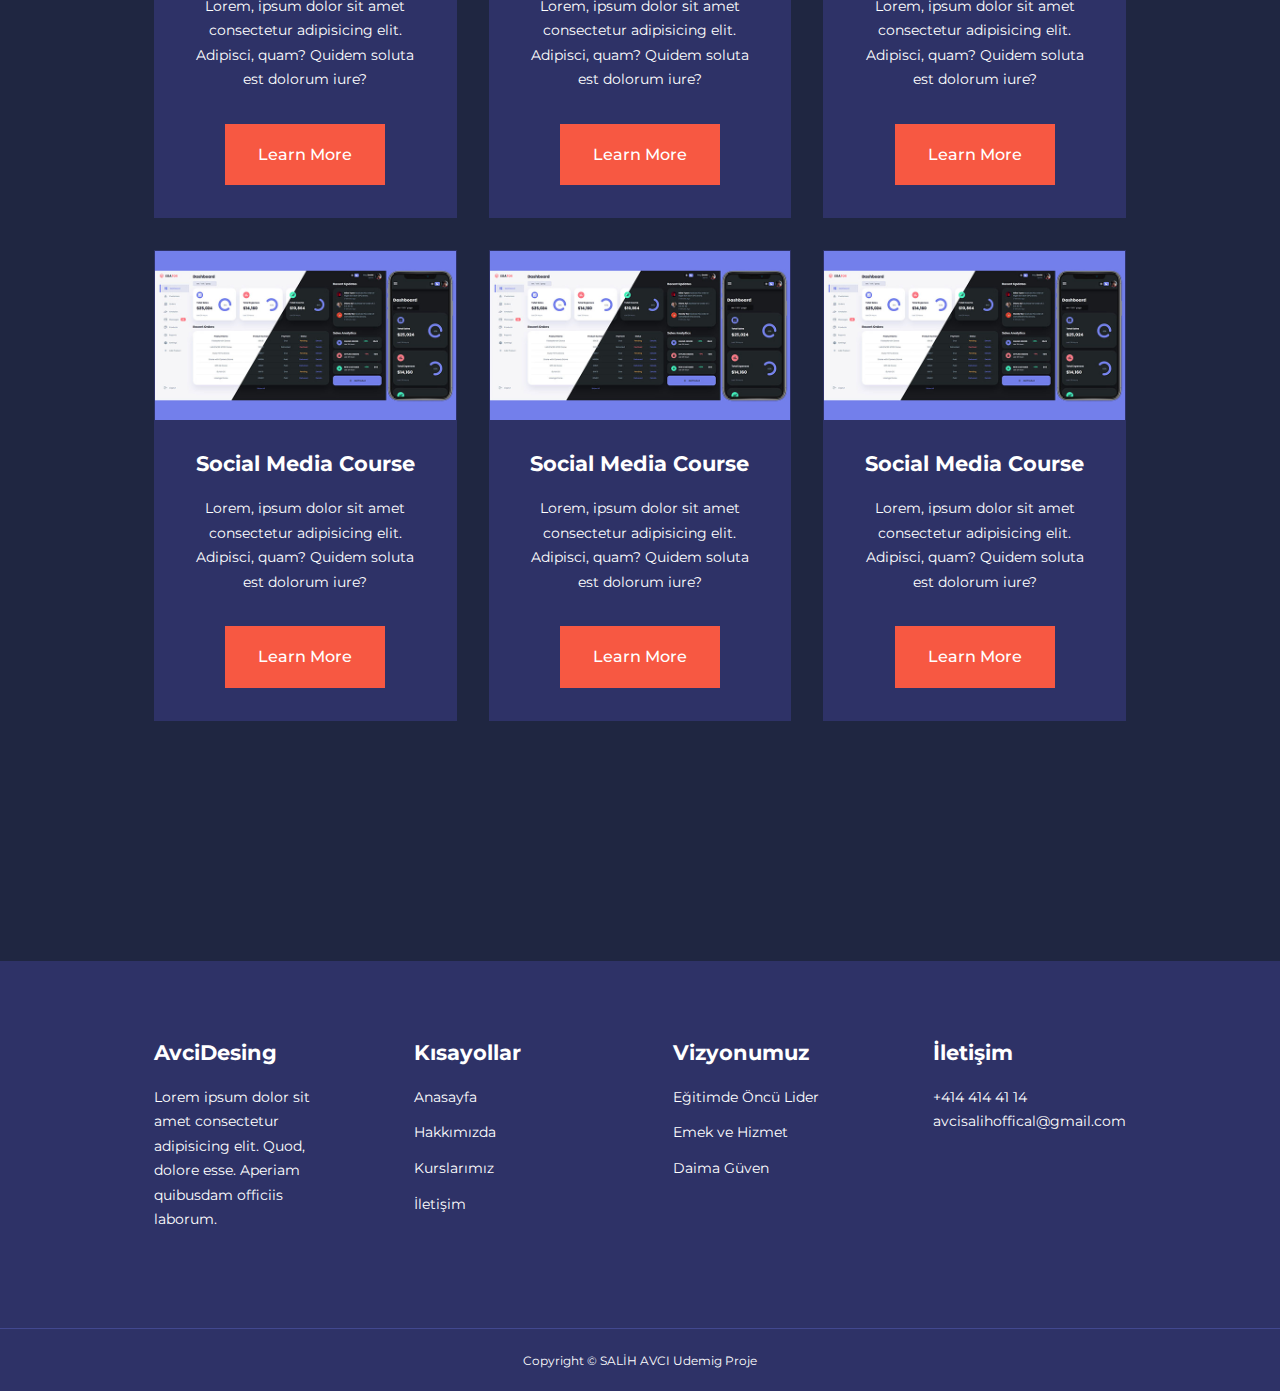
<file: courses.html>
<!DOCTYPE html>
<html lang="en">
  <head>
    <meta charset="UTF-8" />
    <meta name="viewport" content="width=device-width, initial-scale=1.0" />
    <title>EğitimCO</title>
    <link rel="stylesheet" href="css/style.css" />

    <style>
        .courses{
            margin-top: 15rem;
            margin-bottom: 15rem;
        }
    </style>
    
    <!-- font-awesome cdn -->
    <link
      rel="stylesheet"
      href="https://cdnjs.cloudflare.com/ajax/libs/font-awesome/6.4.2/css/all.min.css"
      integrity="sha512-z3gLpd7yknf1YoNbCzqRKc4qyor8gaKU1qmn+CShxbuBusANI9QpRohGBreCFkKxLhei6S9CQXFEbbKuqLg0DA=="
      crossorigin="anonymous"
      referrerpolicy="no-referrer"
    />

    <!-- goole fonts -->
    <link rel="preconnect" href="https://fonts.googleapis.com" />
    <link rel="preconnect" href="https://fonts.gstatic.com" crossorigin />
    <link
      href="https://fonts.googleapis.com/css2?family=Montserrat:wght@100;200;300;400;500;600;700;800;900&family=Nunito:wght@200;300;400;500;600&display=swap"
      rel="stylesheet"
    />


  </head>
  <body>
    <!-- NAVBAR -->
    <nav>
      <div class="container nav__container">
        <a href="index.html"><h4>CoEğitim</h4></a>
        <ul class="nav__menu">
          <li><a href="index.html">Home</a></li>
          <li><a href="about.html">About</a></li>
          <li><a href="courses.html">Courses</a></li>
          <li><a href="contact.html">Contact</a></li>
        </ul>
        <button id="open-menu-btn"><i class="fa-solid fa-bars"></i></button>
        <button id="close-menu-btn"><i class="fa-solid fa-xmark"></i></button>
      </div>
    </nav>

    <!-- courses -->

    <section class="courses">
        <h2>Bütün Kurslarımız</h2>
        <div class="container courses__container">
          <article class="course">
            <div class="course__image">
              <img src="images/course1.jpg" />
            </div>
            <div class="course__info">
              <h4>Social Media Course</h4>
              <p>
                Lorem, ipsum dolor sit amet consectetur adipisicing elit.
                Adipisci, quam? Quidem soluta est dolorum iure?
              </p>
              <a href="courses.html" class="btn btn-primary"> Learn More</a>
            </div>
          </article>
  
          <article class="course">
            <div class="course__image">
              <img src="images/course2.jpg" />
            </div>
            <div class="course__info">
              <h4>Social Media Course</h4>
              <p>
                Lorem, ipsum dolor sit amet consectetur adipisicing elit.
                Adipisci, quam? Quidem soluta est dolorum iure?
              </p>
              <a href="courses.html" class="btn btn-primary"> Learn More</a>
            </div>
          </article>
  
          <article class="course">
            <div class="course__image">
              <img src="images/course3.jpg" />
            </div>
            <div class="course__info">
              <h4>Social Media Course</h4>
              <p>
                Lorem, ipsum dolor sit amet consectetur adipisicing elit.
                Adipisci, quam? Quidem soluta est dolorum iure?
              </p>
              <a href="courses.html" class="btn btn-primary"> Learn More</a>
            </div>
          </article>
          <article class="course">
            <div class="course__image">
              <img src="images/course3.jpg" />
            </div>
            <div class="course__info">
              <h4>Social Media Course</h4>
              <p>
                Lorem, ipsum dolor sit amet consectetur adipisicing elit.
                Adipisci, quam? Quidem soluta est dolorum iure?
              </p>
              <a href="courses.html" class="btn btn-primary"> Learn More</a>
            </div>
          </article>
          <article class="course">
            <div class="course__image">
              <img src="images/course3.jpg" />
            </div>
            <div class="course__info">
              <h4>Social Media Course</h4>
              <p>
                Lorem, ipsum dolor sit amet consectetur adipisicing elit.
                Adipisci, quam? Quidem soluta est dolorum iure?
              </p>
              <a href="courses.html" class="btn btn-primary"> Learn More</a>
            </div>
          </article>
          <article class="course">
            <div class="course__image">
              <img src="images/course3.jpg" />
            </div>
            <div class="course__info">
              <h4>Social Media Course</h4>
              <p>
                Lorem, ipsum dolor sit amet consectetur adipisicing elit.
                Adipisci, quam? Quidem soluta est dolorum iure?
              </p>
              <a href="courses.html" class="btn btn-primary"> Learn More</a>
            </div>
          </article>
          <article class="course">
            <div class="course__image">
              <img src="images/course3.jpg" />
            </div>
            <div class="course__info">
              <h4>Social Media Course</h4>
              <p>
                Lorem, ipsum dolor sit amet consectetur adipisicing elit.
                Adipisci, quam? Quidem soluta est dolorum iure?
              </p>
              <a href="courses.html" class="btn btn-primary"> Learn More</a>
            </div>
          </article>
          <article class="course">
            <div class="course__image">
              <img src="images/course3.jpg" />
            </div>
            <div class="course__info">
              <h4>Social Media Course</h4>
              <p>
                Lorem, ipsum dolor sit amet consectetur adipisicing elit.
                Adipisci, quam? Quidem soluta est dolorum iure?
              </p>
              <a href="courses.html" class="btn btn-primary"> Learn More</a>
            </div>
          </article>
          <article class="course">
            <div class="course__image">
              <img src="images/course3.jpg" />
            </div>
            <div class="course__info">
              <h4>Social Media Course</h4>
              <p>
                Lorem, ipsum dolor sit amet consectetur adipisicing elit.
                Adipisci, quam? Quidem soluta est dolorum iure?
              </p>
              <a href="courses.html" class="btn btn-primary"> Learn More</a>
            </div>
          </article>
          <article class="course">
            <div class="course__image">
              <img src="images/course3.jpg" />
            </div>
            <div class="course__info">
              <h4>Social Media Course</h4>
              <p>
                Lorem, ipsum dolor sit amet consectetur adipisicing elit.
                Adipisci, quam? Quidem soluta est dolorum iure?
              </p>
              <a href="courses.html" class="btn btn-primary"> Learn More</a>
            </div>
          </article>
          <article class="course">
            <div class="course__image">
              <img src="images/course3.jpg" />
            </div>
            <div class="course__info">
              <h4>Social Media Course</h4>
              <p>
                Lorem, ipsum dolor sit amet consectetur adipisicing elit.
                Adipisci, quam? Quidem soluta est dolorum iure?
              </p>
              <a href="courses.html" class="btn btn-primary"> Learn More</a>
            </div>
          </article>
          <article class="course">
            <div class="course__image">
              <img src="images/course3.jpg" />
            </div>
            <div class="course__info">
              <h4>Social Media Course</h4>
              <p>
                Lorem, ipsum dolor sit amet consectetur adipisicing elit.
                Adipisci, quam? Quidem soluta est dolorum iure?
              </p>
              <a href="courses.html" class="btn btn-primary"> Learn More</a>
            </div>
          </article>
        </div>
      </section>
  


























      <footer>
        <div class="container footer__container">
          <div class="footer__1">
            <a href="index.html" class="footer__logo"><h4>AvciDesing</h4></a>
            <p>
              Lorem ipsum dolor sit amet consectetur adipisicing elit. Quod,
              dolore esse. Aperiam quibusdam officiis laborum.
            </p>
          </div>
          <div class="footer__2">
            <h4>Kısayollar</h4>
            <ul class="permalinks">
              <li><a href="index.html">Anasayfa</a></li>
              <li><a href="about.html">Hakkımızda</a></li>
              <li><a href="courses.html">Kurslarımız</a></li>
              <li><a href="contact.html">İletişim</a></li>
            </ul>
          </div>
          <div class="footer__3">
            <h4>Vizyonumuz</h4>
            <ul class="privacy">
              <li><a href="#">Eğitimde Öncü Lider</a></li>
              <li><a href="#">Emek ve Hizmet</a></li>
              <li><a href="#">Daima Güven</a></li>
            </ul>
          </div>
          <div class="footer__4">
            <h4>İletişim</h4>
            <div>
              <p>+414 414 41 14</p>
              <p>avcisalihoffical@gmail.com</p>
            </div>
            <ul class="footer__socials">
              <li>
                <a href="#"><i class="fa-brands fa-linkedin"></i></a>
              </li>
              <li>
                <a href="#"><i class="fa-brands fa-instagram"></i></a>
              </li>
              <li>
                <a href="#"><i class="fa-brands fa-twitter"></i></a>
              </li>
              <li>
                <a href="#"><i class="fa-brands fa-github"></i></a>
              </li>
            </ul>
          </div>
        </div>
        <div class="footer__copyright">
          <small>Copyright &copy; SALİH AVCI Udemig Proje</small>
        </div>
      </footer>


    <script src="main.js"></script>
</body>
</html>
</file>
<file: css/style.css>
*{
    margin: 0;
    padding: 0;
    border: 0;
    outline: 0;
    text-decoration: none;
    list-style: none;
    box-sizing: border-box;
}

:root{
    --color-primary: #6c63ff;
    --color-success: #00bf8e;
    --color-warning: #f7c94b;
    --color-danger: #f75842;
    --color-danger-variant: rgba(247,88,66,0.4);
    --color-white: #fff;
    --color-light: rgba(255,255,255,0.7);
    --color-black: #000;
    --color-bg: #1f2641;
    --color-bg1: #2e3267;
    --color-bg2: #424890;


    --container-width-lg: 76%;
    --container-width-md: 90%;
    --container-width-sm: 94%;

    --transition:all 400ms ease ;

}

body{
    font-family: 'Montserrat', sans-serif;
    line-height: 1.7;
    color: var(--color-white);
    background: var(--color-bg);
}

.container{
    width: var(--container-width-lg);
    margin: 0 auto;
}

.section{
    padding: 6rem 0;
}

section h2{
    text-align: center;
    margin-bottom: 4rem;
}

h1,
h2,
h3,
h4,
h5{
    line-height: 1.2;
}

h1{
    font-size: 2.4rem;
}
h2{
    font-size: 2rem;
}
h3 {
    font-size: 1.6rem;
}

h4{
    font-size: 1.3rem;
}

a{
    color: var(--color-white);
}

img{
    width: 100%;
    display: block;
    object-fit: cover;
}

.btn{
    display: inline-block;
    background: var(--color-white);
    color: var(--color-black);
    padding: 1rem 2rem;
    border: 1px solid transparent;
    font-weight: 500;
    transition: var(--transition);
}

.btn:hover{
    background: transparent;
    color: var(--color-white);
    border-color: var(--color-white);
}

.btn-primary{
    background: var(--color-danger);
    color: var(--color-white);
}

/* navbar */

nav{
    background-color: transparent;
    width: 100vw;
    height: 5rem;
    position: fixed;
    top: 0;
    z-index: 11;
}

/* navbar stilini değiştiriyoruz JS ile */
.window-scroll{
    background: var(--color-primary);
    box-shadow: 0 1rem 2rem rgba(0, 0, 0, 0.2);
}

.nav__container{
    height: 100%;
    display: flex;
    justify-content: space-between;
    align-items: center;
}

nav button{
    display: none;
}

.nav__menu{
    display: flex;
    align-items: center;
    gap: 4rem;
}

.nav__menu a{
    font-size: 0.9rem;
    transition: var(--transition);
}

.nav__menu a:hover{
    color: var(--color-bg2);
}


/* HEADER */

header{
    position: relative;
    top: 5rem;
    overflow: hidden;
    height: 70vh;
    margin-bottom: 5rem;
}

.header__container{
    display: grid;
    grid-template-columns: 1fr 1fr;
    align-items: center;
    gap: 5rem;
    height: 100%;
}

.header__left p{
    margin:  1rem 0 2.4rem;
}

/* CATEGORİES */

.categories{
    background: var(--color-bg1);
    height: 35rem;
    
}

.categories h1{
    line-height: 1;
    margin-bottom: 3rem;
    margin-top: 3rem;
}

.categories__container{
    display: grid;
    grid-template-columns: 40% 60%;
    
}

.categories__left{
    margin-right: 4rem;
}

.categories__left p{
    margin: 1rem 0 3rem;
}

.categories__right{
    display: grid;
    grid-template-columns: repeat(3, 1fr);
    gap: 1.2rem;
}

.category{
    background: var(--color-bg2);
    padding: 2rem;
    border-radius: 2rem;
    transition: var(--transition);
    margin-top: 2rem;
}

.category:hover{
    box-shadow: 0 3rem 3rem rgba(0, 0, 0, 0.3);
    z-index: 1;
}

.category:nth-child(2) .category__icon{
    background: var(--color-danger);
}
.category:nth-child(3) .category__icon{
    background: var(--color-success);
}
.category:nth-child(4) .category__icon{
    background: var(--color-warning);
}
.category:nth-child(5) .category__icon{
    background: var(--color-success);
}

.category__icon{
    background: var(--color-primary);
    padding: 0.7rem;
    border-radius: 0.9rem;
}
.category h5{
    margin: 2rem 0 1rem;
}

.category p{
    font-size: 0.85rem;
}


/* COURSES */

.courses{
    margin-top: 15rem;
    margin-bottom: 10rem;
}

.courses__container{
    display: grid;
    grid-template-columns: repeat(3, 1fr);
    gap: 2rem;
}

.course{
    background: var(--color-bg1);
    text-align: center;
    border: 1px solid transparent;
    transition: var(--transition);
}

.course:hover{
    background: transparent;
    border-color: var(--color-primary);
}

.course__info {
    padding: 2rem;
}

.course__info p{
    margin: 1.2rem 0 2rem;
    font-size: 0.9rem;
}


/* SSS */

.faqs{
    background: var(--color-bg1);
    box-shadow: inset 0 0 3rem rgba(0, 0, 0, 0.5);
}

.faqs__container{
    display: grid;
    grid-template-columns: 1fr 1fr;
    gap: 1rem;
}

.faq{
    padding: 2rem;
    display: flex;
    align-items: center;
    gap: 1.4rem;
    height: fit-content;
    background: var(--color-primary);
    cursor: pointer;
}

.faq h4{
    font-size: 1rem;
    line-height: 2.2;
}

.faq__icon{
    align-self: flex-start;
    font-size: 1.2rem;
}

.faq p {
    margin-top: 0.8rem;
    display: none;
}

.faq.open p{
    display: block;
}

/* testimoniasl */

.testimonials__container{
    overflow: hidden;
    position: relative;
    margin-bottom: 5rem;
    margin-top: 5rem;
}

.testimonial{
    padding-top: 2rem;
}

.avatar{
    width: 6rem;
    height: 6rem;
    border-radius: 50%;
    overflow: hidden;
    margin: 0 auto 1rem;
    border: 1rem solid var(--color-bg1);

}

.testimonial__info{
    text-align: center;
}

.testimonial__body{
    background: var(--color-primary);
    padding: 2rem;
    margin-top: 3rem;
    margin-bottom: 5rem;
    position: relative;
}

.testimonial__body::before{
    content: "";
    display: block;
    background: linear-gradient(135deg, transparent, var(--color-primary), var(--color-primary), var(--color-primary));
    width: 3rem;
    height: 3rem;
    position: absolute;
    left: 47%;
    top: -1.5rem;
    transform: rotate(45deg);
}


/* footer */
footer{
    background: var(--color-bg1);
    padding-top: 5rem;
    font-size: 0.9rem;
}

.footer__container{
    display: grid;
    grid-template-columns: repeat(4, 1fr);
    gap: 5rem;
}

.footer__container > div h4{
    margin-bottom: 1.2rem;
}

.footer__1 p{
    margin: 0 0 2rem;
}

footer ul li {
    margin-bottom: 0.7rem;

}

footer ul li a:hover{
    text-decoration: underline;
}

.footer__socials{
    display: flex;
    gap: 1rem;
    font-size: 1.2rem;
    margin-top: 2rem;
}

.footer__copyright{
    text-align: center;
    margin-top: 4rem;
    padding: 1.2rem 0;
    border-top: 1px solid var(--color-bg2);
}

/* media queries (tablet)*/
@media screen and (max-width: 1024px) {
    .container{
        width: var(--container-width-md);
    }

    h1{
        font-size: 2.2rem;
    }
    h2{
        font-size: 1.7rem;
    }
    h3{
        font-size: 1.4rem;
    }
    h4{
        font-size: 1.2rem;
    }

    /* navbar */
    nav button {
        display: inline-block;
        background: transparent;
        font-size: 1.8rem;
        color: var(--color-white);
        cursor: pointer;
    }

    nav button#close-menu-btn{
        display: none;
    }

    .nav__menu{
        position: fixed;
        top: 5rem;
        right: 5%;
        height: fit-content;
        width: 18rem;
        flex-direction: column;
        gap: 0;
        display: none;
    }

    .nav__menu li{
        width: 100%;
        height: 5.8rem;
        animation: animateNavItems 400ms linear forwards;
        transform-origin: top right;
        opacity: 0;
    }

    .nav__menu li:nth-child(2){
        animation-delay: 200ms;
    }
    .nav__menu li:nth-child(3){
        animation-delay: 400ms;
    }
    .nav__menu li:nth-child(4){
        animation-delay: 600ms;
    }

    @keyframes animateNavItems{
        0%{
            transform: rotateZ(-90deg) rotateX(90deg) scale(0.1);
        }

        100%{
            transform: rotateZ(0) rotateY(0) scale(1);
            opacity: 1;
        }
    }

    .nav__menu li a{
        background: var(--color-primary);
        box-shadow: -4rem 6rem 10rem rgba(0, 0, 0, 0.6);
        width: 100%;
        height: 100%;
        display: grid;
        place-items: center;
    }

    .nav__menu li a:hover{
        background: var(--color-bg2);
        color: var(--color-white);
    }

    /* header */
    header{
        height: 52vh;
        margin-bottom: 5rem;
    }

    .header__container{
        gap: 0;
        padding-bottom: 3rem;
    }

    /* category */

    .categories{
        height: auto;
    
    }

    .categories__container{
        grid-template-columns: 1fr;
        gap: 3rem;
    }

    .categories__left{
        margin-right: 0;
        margin-top: 5rem;
    }

    /* courses */
    .courses{
        margin-top: 5rem;
    }

    .courses__container{
        grid-template-columns: 1fr 1fr;

    }

    /* faq */

    .faqs__container{
        grid-template-columns: 1fr;
    }

    .faq{
        padding: 1.5rem;

    }

    /* footer */

    .footer__container{
        grid-template-columns: 1fr 1fr;
    }
    
}

/* media queries phones */

@media screen and (max-width: 600px) {
    .container{
        width: var(--container-width-sm);
    }

    /* navbar */
    .nav__menu{
        right: 5%;
        
    }

 

    /* header */
    header {
        height: 100vh;
    }

    .header__container{
        grid-template-columns: 1fr;
        text-align: center;
        margin-top: 0;
    }

    .header__left p{
        margin-bottom: 1.3rem;
    }
    
    /* categories */

    .categories__right{
        grid-template-columns: 1fr 1fr;
        gap: 0.7rem;
    }

    .category{
        padding: 1rem;
        border-radius: 1rem;
    }

    .category__icon{
        margin-top: 4px;
        display: inline-block;
    }

    /* courses */

    .courses__container{
        grid-template-columns: 1fr;
    }

    /* testimonials */

    .testimonial__body{
        padding: 1.2rem;
    }

    /* footer */

    .footer__container{
        grid-template-columns: 1fr;
        text-align: center;
        gap: 2rem;
    }

    .footer__1 p{
        margin: 1rem auto;
    }

    .footer__socials {
        justify-content: center;
    }
}
</file>
<file: css/about.css>
/* achivents */

.about__achievements{
    margin-top: 5%;
    

}

.about__achievements-container{
    display: grid;
    grid-template-columns: 40% 60%;
    gap: 5rem;
    margin-top: 10rem;
}

.about__achievements-right > p{
    margin: 1.6rem 0 2.5rem;
}

.about__achievements-right{
    margin-top: 5rem;
}

.achievements__cards {
    display: grid;
    grid-template-columns: repeat(3, 1fr);
    gap: 1.5rem;
    margin-top: 5rem;
}

.achievement__card {
    background: var(--color-bg1);
    padding: 1.6rem;
    border-radius: 1rem;
    text-align: center;
    transition: var(--transition);
}

.achievement__card:hover{
    background: var(--color-bg2);
    box-shadow: 0 3rem 3rem rgba(0, 0, 0, 0.3);
}

.achievement__icon {
    background: var(--color-danger);
    padding: 0.6rem;
    border-radius: 1rem;
    display: inline-block;
    margin-bottom: 2rem;
    font-size: 2rem;
}

.achievement__card:nth-child(2) .achievement__icon{
    background: var(--color-success);
}
.achievement__card:nth-child(3) .achievement__icon{
    background: var(--color-primary);
}
.achievement__card p {
    margin-top: 1rem;
}

/* team */

.team{
    background: var(--color-bg1);
    box-shadow: inset 0 0 3rem rgba(0, 0, 0, 0.5);
    margin-top: 10rem;
    margin-bottom: 5rem;
}

.team__container{
    display: grid;
    grid-template-columns: repeat(4, 1fr);
    gap: 2rem;
    
}

.team__member{
    background: var(--color-bg2);
    padding: 2rem;
    border: 1px solid transparent;
    transition: var(--transition);
    position: relative;
    overflow: hidden;
}

.team__member:hover{
    background: transparent;
    border: var(--color-primary);
}

.team__member-image img{
    filter: saturate(0);
}

.team__member:hover img{
    filter: saturate(1);
}

.team__member-info * {
    text-align: center;
    margin-top: 1.4rem;
}

.team__member-info p{
    color: var(--color-light);
}

.team__member-socials{
    position: absolute;
    top: 50%;
    transform: translateY(-50%);
    right: -100%;
    display: flex;
    flex-direction: column;
    background: var(--color-primary);
    border-radius: 1rem 0 0 1rem;
    box-shadow: -2rem 0 2rem rgba(0, 0, 0, 0.3);
    transition: var(--transition);
}

.team__member:hover .team__member-socials{
    right: 0;
}

.team__member-socials a{
    padding: 1rem;
}

/* media sorguları tablet */
@media screen and (max-width: 1024px) {
    .about__achievements{
        margin-top: 2rem;
    }
    .about__achievements-container{
        grid-template-columns: 1fr;
        gap: 4rem;
    }
    .about__achievements-left{
        width: 80%;
        margin: 0 auto;
    }
    .team__container{
        grid-template-columns: repeat(3, 1fr);
        gap: 1.5rem;
    }
    .team__member{
        padding: 1rem;
    }
}

/* media sorguları mobil */
@media screen and (max-width: 600px) {
    .achievements__cards{
        grid-template-columns: 1fr 1fr;
        gap: 0.7rem;
    }
    .team__container{
        grid-template-columns: 1fr 1fr;
        gap: 0.7rem;
    }
    .team__member{
        padding: 0;
    }
    .team__member p{
        margin-bottom: 1.5rem;
    }
}
</file>
<file: css/contact.css>
.contact__container{
    background: var(--color-bg1);
    padding: 4rem;
    display: grid;
    grid-template-columns: 40% 60%;
    gap: 4rem;
    height: 30rem;
    margin: 7rem auto;
    border-radius: 7px;
}

.contact{
    margin-top: 15rem;
}

/* Aside */

.contact__aside{
    background: var(--color-primary);
    padding: 3rem;
    border-radius: 1rem;
    position: relative;
    bottom: 10rem;
}

.aside__image{
    width: 12rem;
    margin-bottom: 2rem;
}

.contact__aside h2{
    text-align: left;
    margin-bottom: 1rem;    
}

.contact__aside p{
    font-size: 0.9rem;
    margin-bottom: 2rem;
}

.contact__details li{
    display: flex;
    gap: 1rem;
    align-items: center;
    margin-bottom: 1rem;
}

.contact__socials {
    display: flex;
    gap: 0.8rem;
    margin-top: 3rem;
}

.contact__socials a{
    background: var(--color-bg2);
    padding: 0.5rem;
    border-radius: 50%;
    font-size: 0.9rem;
    transition: var(--transition);
}

.contact__socials a:hover{
    background: transparent;
}


/* form */

.contact__form{
    display: flex;
    flex-direction: column;
    gap: 1.2rem;
    margin-right: 4rem;
}

.form__name{
    display: flex;
    gap: 1.2rem;

}

.contact__form input[type="text"] {
    width: 50%;
}

input,
textarea{
    width: 100%;
    padding: 1rem;
    background: var(--color-bg);
    color: var(--color-white);
}

.contact__form .btn{
    width: max-content;
    margin-top: 1rem;
    cursor: pointer;
}


/* media queries tablet */

@media screen and (max-width: 1024px) {
   
    .contact__container{
        gap: 1.5rem;
        margin-top: 3rem;
        height: auto;
        padding: 1.5rem;
    }

    .contact__aside{
        width: auto;
        padding: 1.5rem;
        bottom: 0;
    }
    .contact__form{
        align-self: center;
        margin-right: 1.5rem;
    }

}


/* media queries phones */

@media screen and (max-width:600px) {
    .contact__container{
        grid-template-columns: 1fr;
        gap: 3rem;
        margin-top: 0;
        padding: 0;
    }

    .contact__form{
        margin: 0 1.5rem 3rem;
    }

    .form__name{
        flex-direction: column;
    }

    .form__name input[type="text"]{
        width: 100%;
    }
}
</file>
